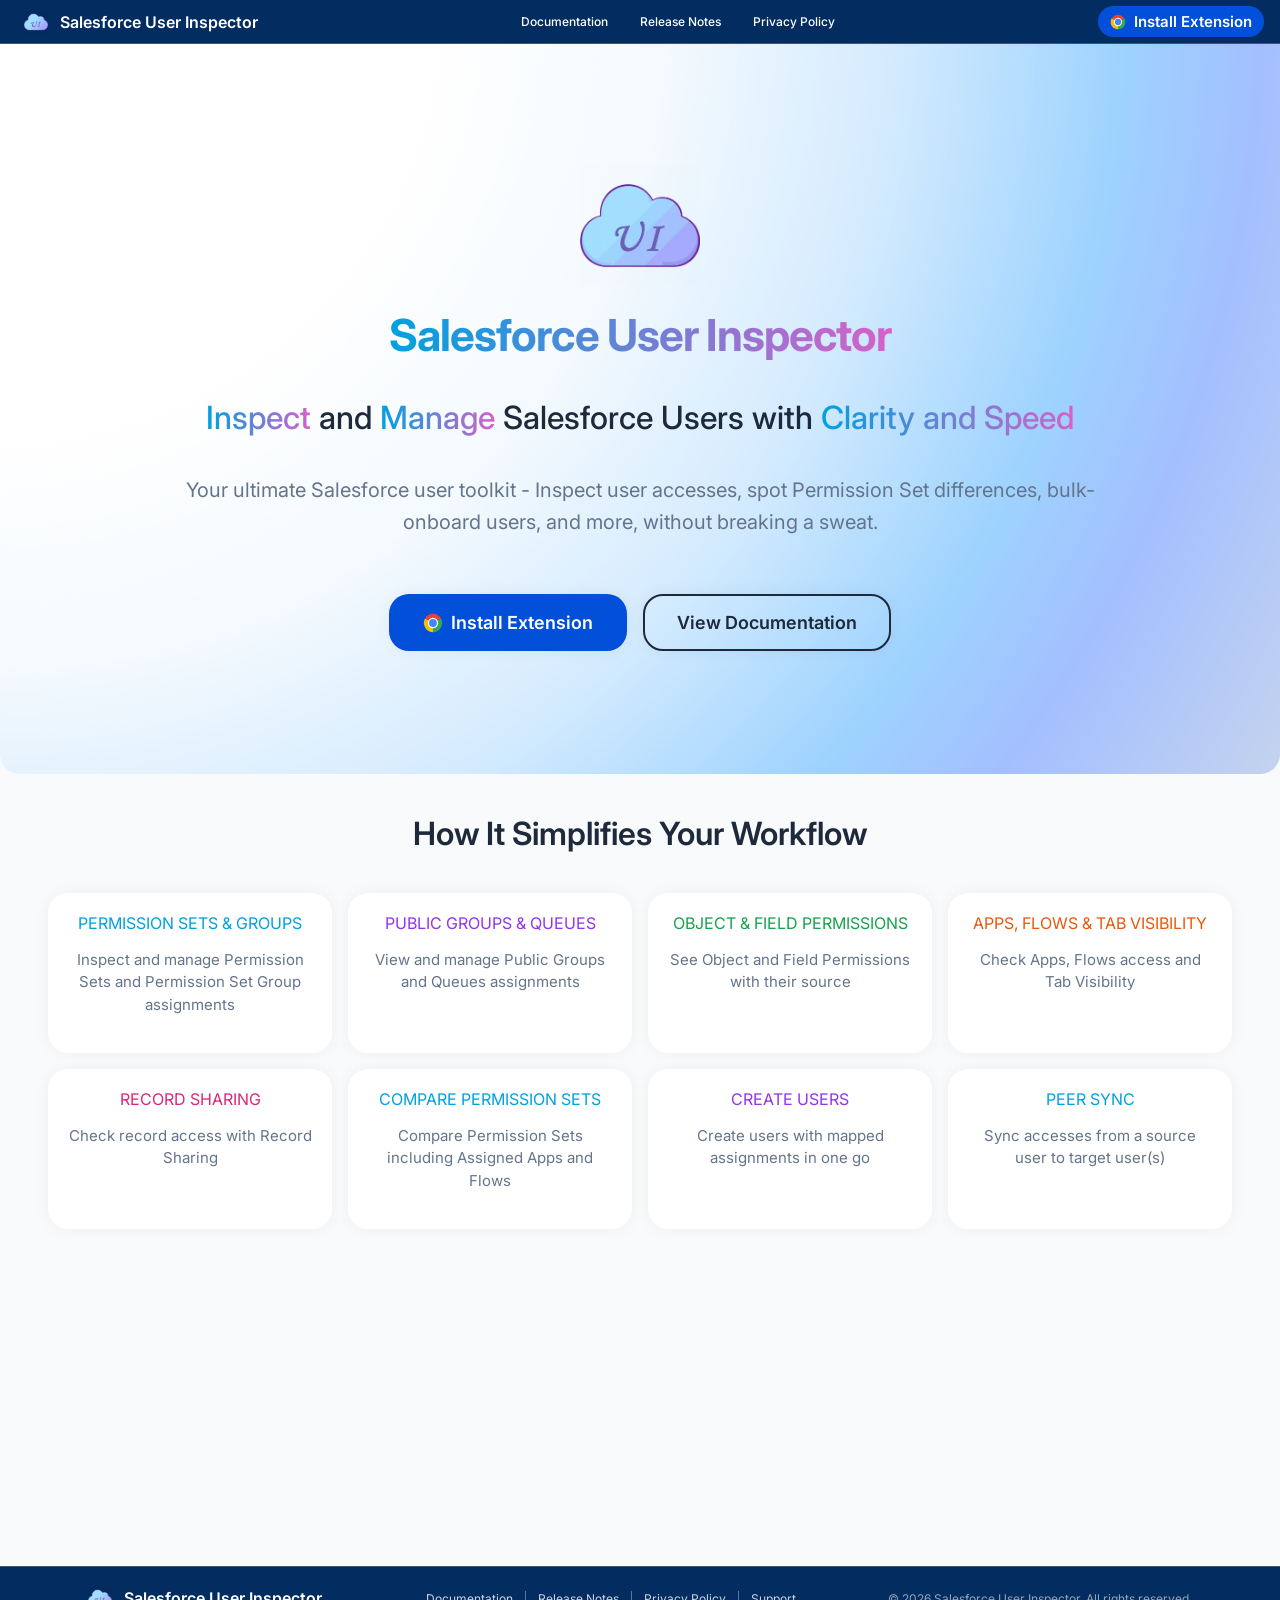
<file: index.html>
<!DOCTYPE html>
<html lang="en">
<head>
    <meta charset="UTF-8">
    <meta name="viewport" content="width=device-width, initial-scale=1.0">
    <title>Home - Salesforce User Inspector</title>
    <link rel="preconnect" href="https://fonts.googleapis.com">
    <link rel="preconnect" href="https://fonts.gstatic.com" crossorigin>
    <link rel="stylesheet" href="https://fonts.googleapis.com/css2?family=Inter:wght@400;500;600&display=swap">
    <link rel="icon" href="icon.png" type="image/png">
    <link rel="stylesheet" href="styles.css">
</head>
<body>
    <header class="menu-bar">
        <a href="#/" class="branding">
            <img src="icon.png" alt="Salesforce User Inspector Icon" class="menu-icon">
            <span class="brand-name">Salesforce User Inspector</span>
        </a>
        <nav class="menu-links">
            <a href="#/documentation" class="menu-link" data-page="documentation">Documentation</a>
            <a href="#/release-notes" class="menu-link" data-page="release-notes">Release Notes</a>
            <a href="#/privacy-policy" class="menu-link" data-page="privacy-policy">Privacy Policy</a>
        </nav>
        <div class="menu-actions">
            <a href="https://chromewebstore.google.com/detail/salesforce-user-inspector/pnhnlclfhfokkdalcmchdikkakipjggl" target="_blank" class="menu-link highlight"><span class="menu-link-icon" aria-hidden="true"><svg xmlns="http://www.w3.org/2000/svg" viewBox="0 0 24 24" width="16" height="16"><path fill="#ea4335" d="M12 12 2.474 6.5A11 11 0 0 1 21.526 6.5Z"/><path fill="#34a853" d="M12 12 21.526 6.5A11 11 0 0 1 12 23Z"/><path fill="#fbbc05" d="M12 12 12 23A11 11 0 0 1 2.474 6.5Z"/><circle cx="12" cy="12" r="6.2" fill="#ffffff"/><circle cx="12" cy="12" r="4.7" fill="#4285f4"/></svg></span>Install Extension</a>
        </div>
    </header>
    <main id="app"></main>
    <footer class="footer">
        <div class="footer-content">
            <div class="footer-brand">
                <img src="icon.png" alt="Salesforce User Inspector Icon" class="footer-icon">
                <span class="footer-name">Salesforce User Inspector</span>
            </div>
            <nav class="footer-links">
                <a href="#/documentation" class="footer-link" data-page="documentation">Documentation</a>
                <a href="#/release-notes" class="footer-link" data-page="release-notes">Release Notes</a>
                <a href="#/privacy-policy" class="footer-link" data-page="privacy-policy">Privacy Policy</a>
                <a href="https://forms.gle/FMvMfe7UCnQnCCdW8" target="_blank" rel="noreferrer noopener" class="footer-link">Support</a>
            </nav>
            <p class="footer-copy">&copy; 2026 Salesforce User Inspector. All rights reserved.</p>
        </div>
    </footer>
    <script src="documentation.js"></script>
    <script src="privacy-policy.js"></script>
    <script src="release-notes.js"></script>
    <script src="script.js"></script>
</body>
</html>
</file>
<file: styles.css>
/* CSS Variables */
:root {
  --menu-bar-height: 2.75rem;
  --footer-height: 4rem;
  --input-border-radius: 1.25rem;
  --text-font-family:
    -apple-system, BlinkMacSystemFont, "Inter", "Segoe UI", Roboto, Oxygen,
    Ubuntu, sans-serif;
  --text-color-light: rgb(100, 116, 139);
  --text-color-dark: rgb(30, 41, 59);
  --primary-color: rgb(2, 80, 217);
  --primary-box-shadow: 0 0 16px rgba(0, 0, 0, 0.05);
  --text-weight-light: 400;
  --text-weight: 500;
  --text-weight-bold: 600;
  --text-size-header-1: 32px;
  --text-size-header-2: 24px;
  --text-size-subheader-1: 18px;
  --text-size-subheader-2: 16px;
  --text-size-normal: 15px;
  --text-size-sub-normal: 12px;
}

/* Reset */
* {
  margin: 0;
  padding: 0;
  box-sizing: border-box;
}

html {
  scroll-behavior: smooth;
  scroll-padding-top: var(--menu-bar-height);
}

body {
  background-color: #f8fafc;
  font-family: var(--text-font-family);
  margin: 0;
  padding: 0;
  min-height: 100vh;
}

/* Page Load Animations */
@keyframes fadeInUp {
  from {
    opacity: 0;
    transform: translateY(30px);
  }
  to {
    opacity: 1;
    transform: translateY(0);
  }
}

@keyframes fadeIn {
  from {
    opacity: 0;
  }
  to {
    opacity: 1;
  }
}

@keyframes fadeInLeft {
  from {
    opacity: 0;
    transform: translateX(-30px);
  }
  to {
    opacity: 1;
    transform: translateX(0);
  }
}

@keyframes fadeInRight {
  from {
    opacity: 0;
    transform: translateX(30px);
  }
  to {
    opacity: 1;
    transform: translateX(0);
  }
}

@keyframes scaleIn {
  from {
    opacity: 0;
    transform: scale(0.9);
  }
  to {
    opacity: 1;
    transform: scale(1);
  }
}

/* Animation delays for page elements */
.feature-item:nth-child(1),
.feature-item:nth-child(2),
.feature-item:nth-child(3),
.feature-item:nth-child(4),
.feature-item:nth-child(5) {
  animation-delay: 0.15s;
}

/* Menu Bar */
.menu-bar {
  position: sticky;
  top: 0;
  z-index: 100;
  display: flex;
  justify-content: space-between;
  align-items: stretch;
  background-color: #032d60;
  padding: 0;
  height: var(--menu-bar-height);
  border-bottom: 1px solid #475569;
}

.branding,
.menu-links,
.menu-actions {
  display: flex;
  align-items: center;
}

.branding {
  gap: 12px;
  padding-left: 24px;
  text-decoration: none;
}

.menu-links {
  flex: 1;
  justify-content: center;
  gap: 8px;
  height: 100%;
  align-items: stretch;
}

.menu-actions {
  gap: 8px;
  margin-left: auto;
  padding-right: 16px;
}

.menu-icon {
  width: 24px;
  height: 24px;
}

.brand-name {
  color: #ffffff;
  font-size: var(--text-size-subheader-2);
  font-weight: var(--text-weight-bold);
}

.menu-link {
  color: #ffffff;
  text-decoration: none;
  font-size: var(--text-size-sub-normal);
  font-weight: var(--text-weight);
  padding: 6px 12px;
  border-radius: var(--input-border-radius);
  transition: color 0.2s ease;
}

.menu-link:not(.highlight) {
  text-transform: capitalize;
  display: flex;
  align-items: center;
  height: 100%;
  padding: 0 12px;
  border-radius: 0;
}

.menu-link:not(.highlight):hover {
  color: var(--text-color-light);
}

.menu-link:not(.highlight).active {
  background-color: rgba(255, 255, 255, 0.15);
  color: #ffffff;
}

.menu-link.highlight {
  background-color: var(--primary-color);
  border: none;
  color: #ffffff;
  font-size: var(--text-size-normal);
  font-weight: var(--text-weight-bold);
  display: inline-flex;
  align-items: center;
  gap: 8px;
}

.menu-link-icon {
  display: inline-flex;
  align-items: center;
  justify-content: center;
  flex-shrink: 0;
  line-height: 0;
}

.menu-link-icon svg {
  display: block;
}

.menu-link.highlight:hover {
  background-color: rgb(1, 65, 176);
  color: #ffffff;
}

main {
  padding: 0;
  color: var(--text-color-dark);
}

/* Hero Section */
.hero {
  display: flex;
  flex-direction: column;
  align-items: center;
  justify-content: center;
  text-align: center;
  min-height: calc(85vh - 2.2rem);
  padding: 40px 48px;
  background: url("BG.png") no-repeat center center;
  background-size: cover;
  border-bottom-left-radius: var(--input-border-radius);
  border-bottom-right-radius: var(--input-border-radius);
  animation: fadeIn 0.4s ease-out forwards;
}

.features-section {
  display: flex;
  flex-direction: column;
  min-height: calc(100vh - var(--menu-bar-height) - var(--footer-height));
  padding: 40px 48px;
  animation: fadeIn 0.4s ease-out forwards;
}

#features-list {
  flex: 1;
  scroll-margin-top: var(--menu-bar-height);
}

.hero-content {
  display: flex;
  flex-direction: column;
  align-items: center;
  gap: 24px;
  max-width: 950px;
}

.hero-logo {
  width: 120px;
  height: 120px;
}

.hero-brand {
  font-size: 44px;
  font-weight: 700;
  letter-spacing: -0.02em;
  line-height: 1.15;
}

.hero-header {
  font-size: 32px;
  font-weight: var(--text-weight);
  color: var(--text-color-dark);
  margin: 12px 0;
  /* max-width: 800px; */
  line-height: 1.3;
}

.gradient-text {
  background: linear-gradient(90deg, #00a1e0, #d761c9);
  -webkit-background-clip: text;
  -webkit-text-fill-color: transparent;
  background-clip: text;
}

.hero-subheader {
  font-size: 20px;
  color: var(--text-color-light);
  /* max-width: 600px; */
  line-height: 1.6;
  margin: 0 auto 32px;
  animation-delay: 0.1s;
}

/* Hero Buttons */
.hero-buttons {
  display: flex;
  gap: 16px;
  flex-wrap: wrap;
  justify-content: center;
}

.btn {
  display: inline-flex;
  align-items: center;
  justify-content: center;
  gap: 8px;
  padding: 16px 32px;
  font-size: 18px;
  font-weight: var(--text-weight-bold);
  text-decoration: none;
  border-radius: var(--input-border-radius);
  transition: all 0.2s ease;
  cursor: pointer;
}

.btn-icon {
  display: inline-flex;
  align-items: center;
  justify-content: center;
  flex-shrink: 0;
  line-height: 0;
}

.btn-icon svg {
  display: block;
}

.btn-primary,
.btn-secondary {
  animation-delay: 0.1s;
}

.btn-primary {
  background: var(--primary-color);
  color: #ffffff;
  border: 2px solid transparent;
  box-shadow: var(--primary-box-shadow);
}

.btn-primary:hover {
  background: rgb(1, 65, 176);
}

.btn-secondary {
  background: transparent;
  color: var(--text-color-dark);
  border: 2px solid var(--text-color-dark);
  box-shadow: var(--primary-box-shadow);
}

.btn-secondary:hover {
  border-color: var(--text-color-dark);
  color: var(--text-color-dark);
  background-color: rgba(0, 0, 0, 0.05);
}

/* Card surfaces (feature items, sub-page sections) */
.feature-item,
.doc-section,
.policy-section,
.release-version {
  background-color: #ffffff;
  border-radius: var(--input-border-radius);
  box-shadow: var(--primary-box-shadow);
}

/* Features List */
.features-list {
  width: 100%;
  margin: 0 auto;
}

.features-header {
  display: block;
  margin: -40px 0 0;
  padding: 40px 0;
  font-size: var(--text-size-header-1);
  font-weight: var(--text-weight-bold);
  color: var(--text-color-dark);
  text-align: center;
  text-transform: capitalize;
  text-decoration: none;
  cursor: pointer;
  transition: color 0.2s ease;
}

.features-header:hover {
  color: var(--primary-color);
}

.features-items {
  list-style: none;
  margin: 0;
  padding: 0;
  display: grid;
  grid-template-columns: repeat(auto-fit, minmax(280px, 1fr));
  gap: 16px;
}

.feature-item {
  display: flex;
  flex-direction: column;
  height: 160px;
  padding: 20px;
  color: var(--text-color-light);
}

.feature-item-header {
  font-size: var(--text-size-subheader-2);
  font-weight: var(--text-weight-light);
  text-align: center;
  text-transform: uppercase;
  margin-bottom: 16px;
}

.feature-item-text {
  font-size: var(--text-size-normal);
  line-height: 1.5;
  text-align: center;
}

.feature-item.blue .feature-item-header {
  color: #00a1e0;
}

.feature-item.purple .feature-item-header {
  color: #9333ea;
}

.feature-item.green .feature-item-header {
  color: #16a34a;
}

.feature-item.orange .feature-item-header {
  color: #ea580c;
}

.feature-item.pink .feature-item-header {
  color: #db2777;
}

.doc-section ul,
.policy-section ul,
.release-version ul {
  list-style: none;
  padding: 0;
}

/* Sub-pages: Documentation, Privacy Policy, Release Notes */
.doc-container,
.policy-container,
.release-container {
  max-width: 1400px;
  margin: 0 auto;
  padding: 32px 24px 48px;
}

/* Sub-page layouts with sidebars */
.doc-layout,
.policy-layout,
.release-layout {
  display: flex;
  gap: 32px;
  align-items: flex-start;
}

/* Sticky sidebars */
.doc-sidebar,
.policy-sidebar,
.release-sidebar {
  position: sticky;
  top: calc(var(--menu-bar-height) + 24px);
  flex-shrink: 0;
  width: 320px;
}

/* Sidebar card surfaces */
.doc-sidebar-box,
.policy-sidebar-box,
.release-sidebar {
  background-color: #ffffff;
  border-radius: var(--input-border-radius);
  box-shadow: var(--primary-box-shadow);
}

.release-sidebar {
  padding: 5px;
}

.doc-sidebar-box,
.policy-sidebar-box {
  padding: 5px 20px 20px;
}

/* Sidebar titles */
.doc-sidebar-title,
.policy-sidebar-title,
.release-sidebar-title {
  font-size: var(--text-size-subheader-2);
  font-weight: var(--text-weight-bold);
  text-align: center;
  text-transform: uppercase;
  color: var(--text-color-light);
  margin-bottom: 12px;
  padding: 12px 0;
  border-bottom: 1px solid rgba(0, 0, 0, 0.08);
}

.release-nav {
  display: flex;
  flex-direction: column;
  gap: 4px;
}

.release-nav-link {
  display: flex;
  flex-direction: row;
  align-items: center;
  gap: 6px;
  padding: 8px 12px;
  font-size: var(--text-size-normal);
  color: var(--text-color-light);
  text-decoration: none;
  border-radius: var(--input-border-radius);
  transition: all 0.2s ease;
}

.release-nav-link:hover {
  color: var(--primary-color);
  background-color: rgba(0, 80, 217, 0.06);
}

.release-nav-version {
  font-weight: var(--text-weight-bold);
  color: var(--text-color-dark);
  transition: color 0.2s ease;
}

.release-nav-link:hover .release-nav-version {
  color: var(--primary-color);
}

.release-nav-separator {
  color: var(--text-color-light);
  font-weight: var(--text-weight-light);
}

.release-nav-date {
  font-size: var(--text-size-sub-normal);
  font-weight: var(--text-weight-light);
  color: var(--text-color-light);
}

.doc-content,
.policy-content,
.release-content {
  flex: 1;
  min-width: 0;
}

.release-version {
  scroll-margin-top: 24px;
}

/* Sub-page header banners: Documentation, Privacy Policy, Release Notes */
.doc-header,
.policy-header,
.release-header {
  padding: 32px 48px;
  text-align: left;
  background: url("BG.png") no-repeat center center;
  background-size: cover;
  border-bottom-left-radius: var(--input-border-radius);
  border-bottom-right-radius: var(--input-border-radius);
}

.doc-header h1,
.policy-header h1,
.release-header h1 {
  font-size: var(--text-size-header-1);
  margin-bottom: 10px;
}

.doc-header p,
.policy-header p,
.release-header p {
  color: var(--text-color-light);
  font-size: var(--text-size-subheader-1);
  line-height: 1.6;
  max-width: 1100px;
}

/* Sidebar text */
.doc-sidebar-text,
.policy-sidebar-text {
  color: var(--text-color-light);
  font-size: var(--text-size-normal);
  line-height: 1.6;
  margin-bottom: 16px;
}

.doc-sidebar-link,
.policy-sidebar-link {
  display: block;
  text-align: center;
  color: var(--primary-color);
  font-size: var(--text-size-normal);
  font-weight: var(--text-weight);
  text-decoration: none;
  padding: 10px 16px;
  border-radius: var(--input-border-radius);
  background-color: rgba(0, 80, 217, 0.06);
  transition: all 0.2s ease;
}

.doc-sidebar-link:hover,
.policy-sidebar-link:hover {
  background-color: var(--primary-color);
  color: #ffffff;
}

.doc-section,
.policy-section,
.release-version {
  padding: 32px;
  margin-bottom: 24px;
}

.doc-section h2,
.policy-section h2,
.release-version h2 {
  font-size: var(--text-size-subheader-1);
  margin-bottom: 16px;
  color: var(--primary-color);
  text-transform: uppercase;
  font-weight: var(--text-weight);
}

.release-version h2 {
  display: flex;
  flex-wrap: wrap;
  align-items: center;
  gap: 8px;
  margin-bottom: 8px;
}

.release-tag {
  display: inline-block;
  padding: 2px 10px;
  font-size: var(--text-size-sub-normal);
  font-weight: var(--text-weight);
  color: #ffffff;
  background-color: var(--primary-color);
  border-radius: var(--input-border-radius);
  text-transform: uppercase;
}

.doc-section h3 {
  font-size: var(--text-size-subheader-2);
  margin: 24px 0 12px;
  color: var(--text-color-dark);
}

.release-version h3 {
  font-size: var(--text-size-subheader-2);
  font-weight: var(--text-weight);
  margin: 20px 0 12px;
  color: var(--text-color-dark);
}

/* Date sits on the same line as the version number, after a hyphen separator */
.release-version h2 .version-separator {
  color: var(--text-color-light);
  font-weight: var(--text-weight-light);
}

.release-version h2 .version-date {
  color: var(--text-color-light);
  font-size: var(--text-size-normal);
  font-weight: var(--text-weight-light);
  text-transform: none;
}

.doc-section p,
.policy-section p,
.doc-section a,
.policy-section a {
  color: var(--text-color-light);
  line-height: 1.6;
  margin-bottom: 16px;
}

.doc-section ul li,
.policy-section ul li,
.release-version ul li {
  color: var(--text-color-light);
  padding: 8px 0;
  padding-left: 24px;
  position: relative;
  font-size: var(--text-size-normal);
}

.doc-section ul li::before,
.policy-section ul li::before,
.release-version ul li::before {
  color: #038599;
  content: "•";
  font-size: var(--text-size-normal);
  line-height: 1;
  position: absolute;
  left: 0;
}

/* Footer */
.footer {
  height: var(--footer-height);
  background-color: #032d60;
  border-top: 1px solid #475569;
  color: #ffffff;
}

.footer-content {
  display: flex;
  align-items: center;
  justify-content: space-between;
  gap: 16px;
  height: 100%;
  max-width: 1200px;
  margin: 0 auto;
  padding: 10px 48px;
}

.footer-brand {
  display: flex;
  align-items: center;
  gap: 12px;
}

.footer-icon {
  width: 24px;
  height: 24px;
}

.footer-name {
  font-size: var(--text-size-subheader-2);
  font-weight: var(--text-weight-bold);
}

.footer-links {
  display: flex;
  gap: 0;
}

.footer-link {
  color: #cbd5e1;
  text-decoration: none;
  font-size: var(--text-size-sub-normal);
  padding: 0 12px;
  border-right: 1px solid var(--text-color-light);
  transition: color 0.2s ease;
}

.footer-link:last-child {
  border-right: none;
  padding-right: 0;
}

.footer-link:hover {
  color: #ffffff;
}

.footer-link.active {
  color: #ffffff;
  font-weight: var(--text-weight-bold);
}

.footer-copy {
  color: #94a3b8;
  font-size: var(--text-size-sub-normal);
  /* white-space: nowrap; */
}

/* Responsive */
@media (max-width: 768px) {
  /* Hero */
  .hero {
    padding: 32px 24px;
  }

  .hero-brand {
    font-size: 32px;
  }

  .hero-header {
    font-size: 24px;
  }

  .hero-subheader {
    font-size: var(--text-size-subheader-1);
  }

  /* Sub-page layouts */
  .doc-layout,
  .policy-layout,
  .release-layout {
    flex-direction: column;
  }

  .doc-sidebar,
  .policy-sidebar,
  .release-sidebar {
    position: static;
    width: 100%;
  }

  /* Sub-page header banners */
  .doc-header,
  .policy-header,
  .release-header {
    padding: 24px;
  }

  .release-nav {
    flex-direction: row;
    flex-wrap: wrap;
  }

  /* Menu Bar */
  .menu-bar {
    flex-wrap: wrap;
    height: auto;
    padding: 4px 0;
  }

  .branding {
    padding-left: 12px;
  }

  .brand-name {
    display: none;
  }

  .menu-actions {
    padding-right: 8px;
  }

  .menu-links {
    position: static;
    left: auto;
    transform: none;
    flex: 1 1 100%;
    flex-wrap: wrap;
    justify-content: center;
    gap: 4px;
    height: auto;
    align-items: center;
  }

  .menu-link:not(.highlight) {
    display: inline-flex;
    align-items: center;
    padding: 4px 8px;
    font-size: var(--text-size-sub-normal);
    height: auto;
    white-space: nowrap;
  }

  .menu-link.highlight {
    padding: 6px 8px;
    white-space: nowrap;
  }

  /* Footer */
  .footer {
    height: auto;
  }

  .footer-content {
    flex-direction: column;
    align-items: center;
    gap: 8px;
    padding: 12px 16px;
    height: auto;
  }

  .footer-links {
    flex-wrap: wrap;
    justify-content: center;
    gap: 4px;
  }

  .footer-link {
    padding: 4px 8px;
    border-right: none;
  }

  .footer-copy {
    font-size: var(--text-size-sub-normal);
  }
}

@media (max-width: 480px) {
  .menu-link.highlight {
    padding: 6px;
  }

  .menu-link:not(.highlight) {
    padding: 0 6px;
  }
}
</file>
